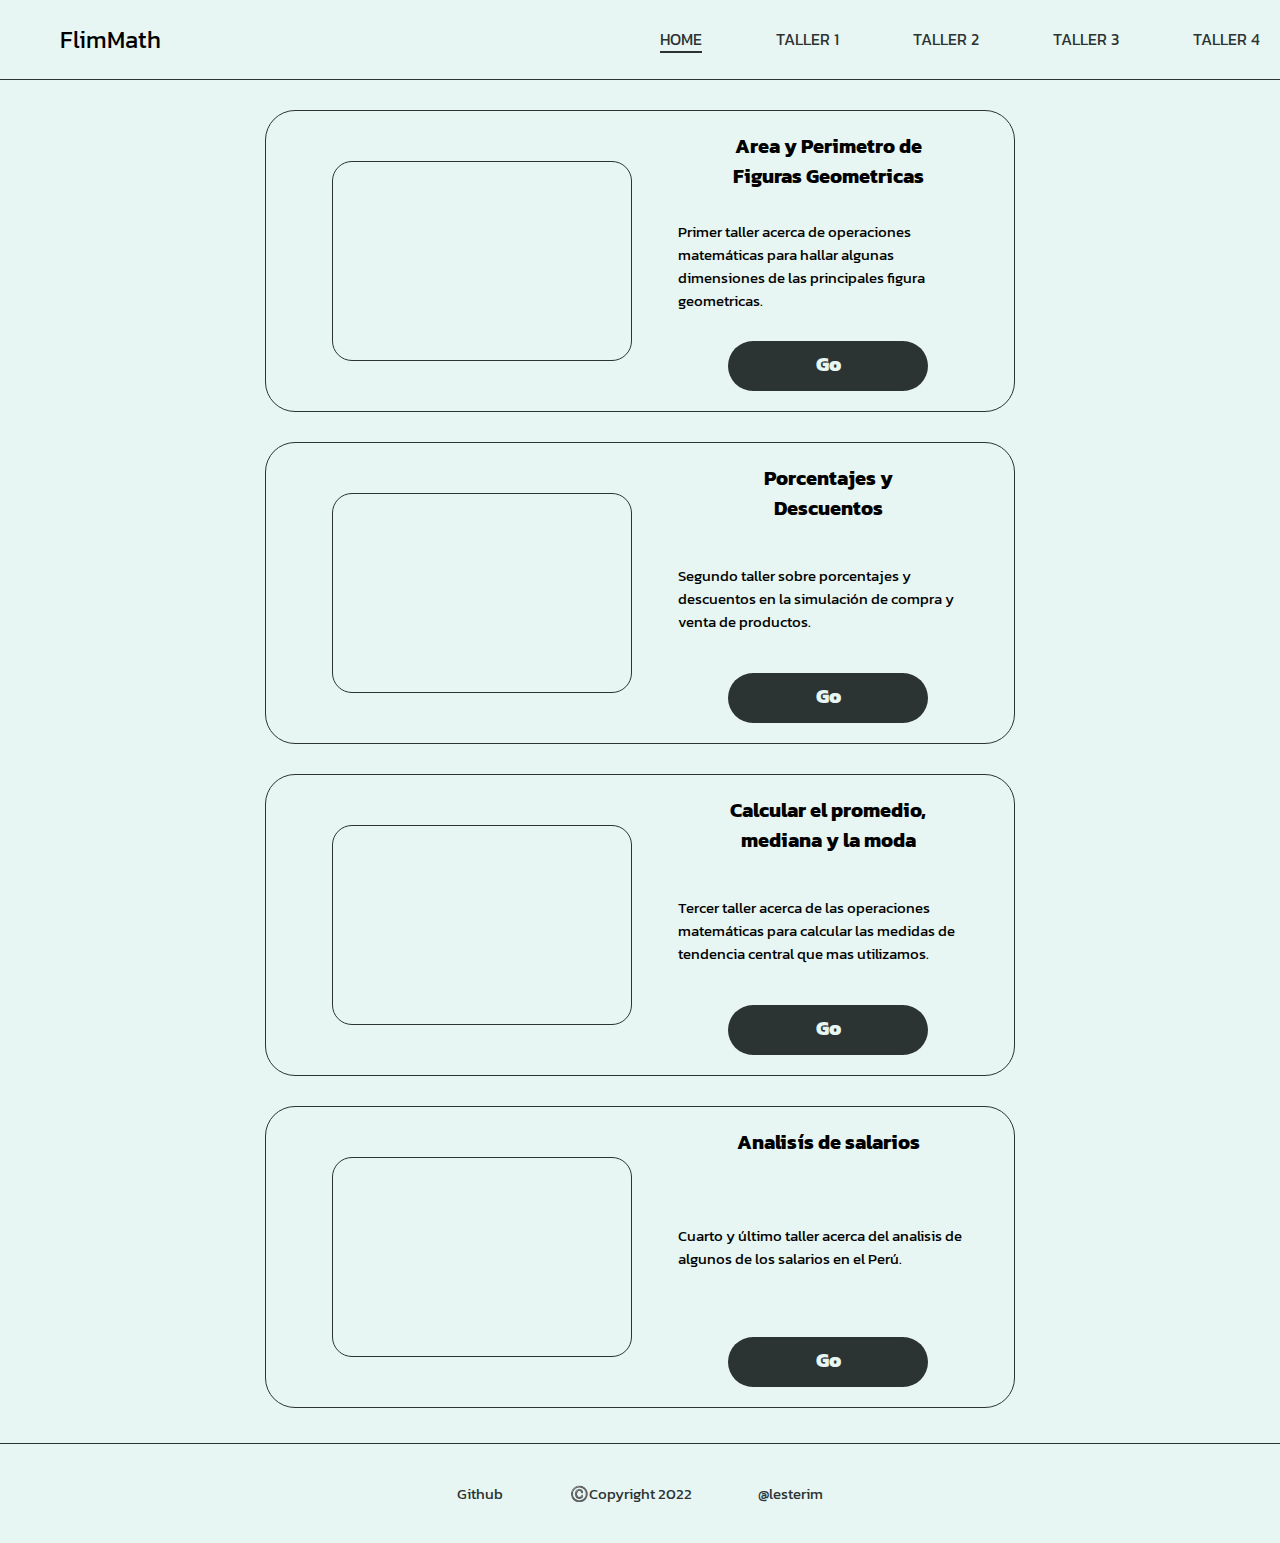
<file: index.html>
<!DOCTYPE html>
<html lang="es">
<head>
    <meta charset="UTF-8">
    <meta http-equiv="X-UA-Compatible" content="IE=edge">
    <meta name="viewport" content="width=device-width, initial-scale=1.0">
    <!-- tab icon -->
    <link rel="icon" href="https://img.icons8.com/ios-glyphs/30/000000/cat-profile--v1.png" type="image/png"/>
    <!-- Styles for Mobile -->
    <link rel="stylesheet" media="screen and (min-width: 300px) and (max-width: 599px)" href="./css/Home/mobile.css">
    <!-- Styles for Tablet -->
    <link rel="stylesheet" media="screen and (min-width: 600px) and (max-width: 899px)" href="./css/Home/tablet.css">
    <!-- Styles for Desktop -->
    <link rel="stylesheet" media="screen and (min-width: 900px)" href="./css/Home/desktop.css">
    <!-- Dark Mode Styles -->
    <link rel="stylesheet" href="./css/Home/darkHome.css">
    <title>FlimMath | Your tool for math</title>
</head>
<body>
    <header id="header" class="header">
        <div class="logo">
            <div id="logo-icon" class="logo__icon"></div>
            <p id="logo-text" class="logo__text">FlimMath</p>
        </div>
        <nav class="nav">
            <ul class="nav__list-box">
                <li class="nav__list--home"><a id="nav-item" href="/">HOME</a></li>
                <li class="nav__list-item"><a id="nav-item" href="/">TALLER 1</a></li>
                <li class="nav__list-item"><a id="nav-item" href="/">TALLER 2</a></li>
                <li class="nav__list-item"><a id="nav-item" href="/">TALLER 3</a></li>
                <li class="nav__list-item"><a id="nav-item" href="/">TALLER 4</a></li>
            </ul>
        </nav>
    </header>
    <main class="main">
        <div class="main__moon" onclick="changeTheme()"></div>

        <section class="main__container">
            <section class="main__card">
                <div class="card__image imageOne"></div>
                <div class="card__content">
                    <h3 class="content__tittle">Area y Perimetro de Figuras Geometricas</h3>
                    <p class="content__paragraph">Primer taller acerca de operaciones matemáticas para hallar algunas dimensiones de las principales figura geometricas.</p>
                    <a class="content__button" href="/"><p>Go</p></a>
                </div>
            </section>
            <section class="main__card">
                <div class="card__image imageTwo"></div>
                <div class="card__content">
                    <h3 class="content__tittle">Porcentajes y Descuentos</h3>
                    <p class="content__paragraph">Segundo taller sobre porcentajes y descuentos en la simulación de compra y venta de productos.</p>
                    <a class="content__button" href="/"><p>Go</p></a>
                </div>
            </section>
            <section class="main__card">
                <div class="card__image imageThree"></div>
                <div class="card__content">
                    <h3 class="content__tittle">Calcular el promedio, mediana y la moda</h3>
                    <p class="content__paragraph">Tercer taller acerca de las operaciones matemáticas para calcular las medidas de tendencia central que mas utilizamos.</p>
                    <a class="content__button" href="/"><p>Go</p></a>
                </div>
            </section>
            <section class="main__card">
                <div class="card__image imageFour"></div>
                <div class="card__content">
                    <h3 class="content__tittle">Analisís de salarios</h3>
                    <p class="content__paragraph">Cuarto y último taller acerca del analisis de algunos de los salarios en el Perú.</p>
                    <a class="content__button" href="/"><p>Go</p></a>
                </div>
            </section>
        </section>
        
    </main>
    <footer class="footer">
        <div class="footer__container">
            <a href="/">Github</a>
            <a href="/">©️Copyright 2022</a>
            <a href="/">@lesterim</a>
        </div>
        
    </footer>
    
    <script src="./index.js"></script>
</body>
</html>
</file>
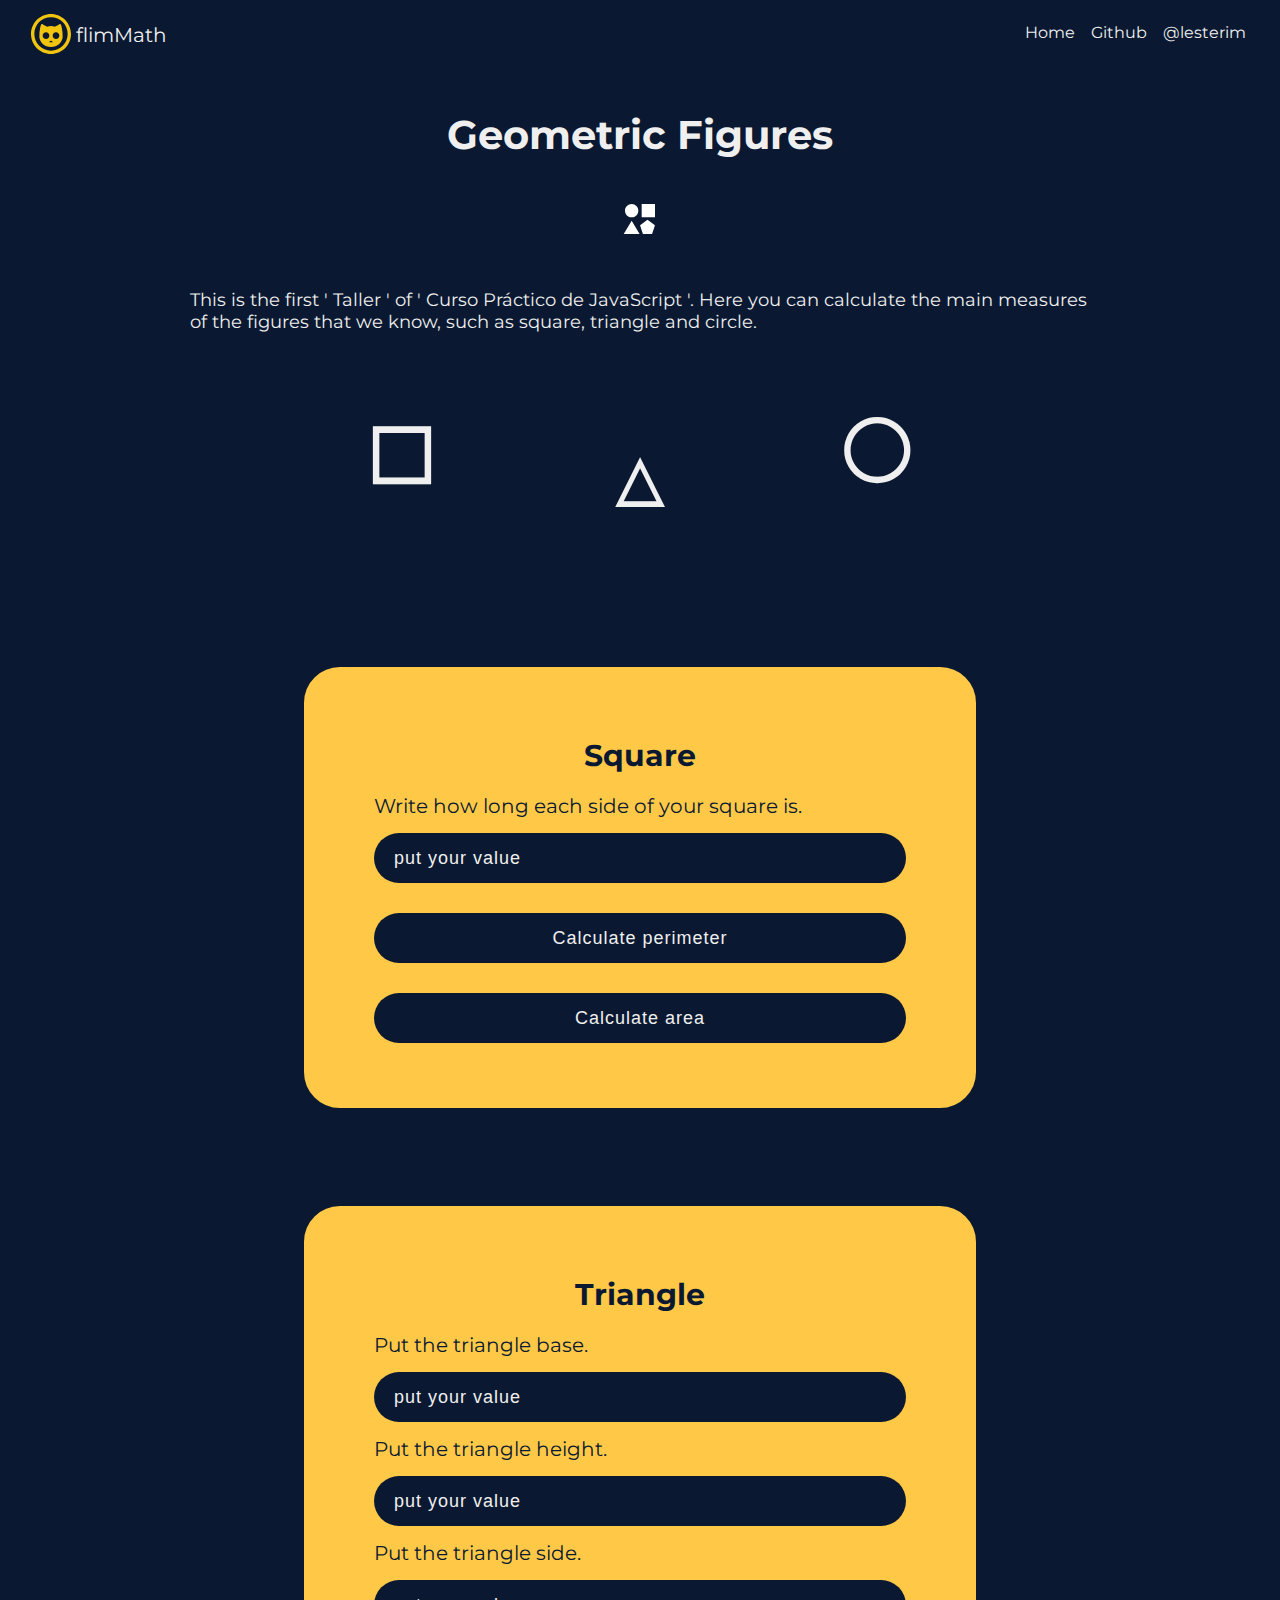
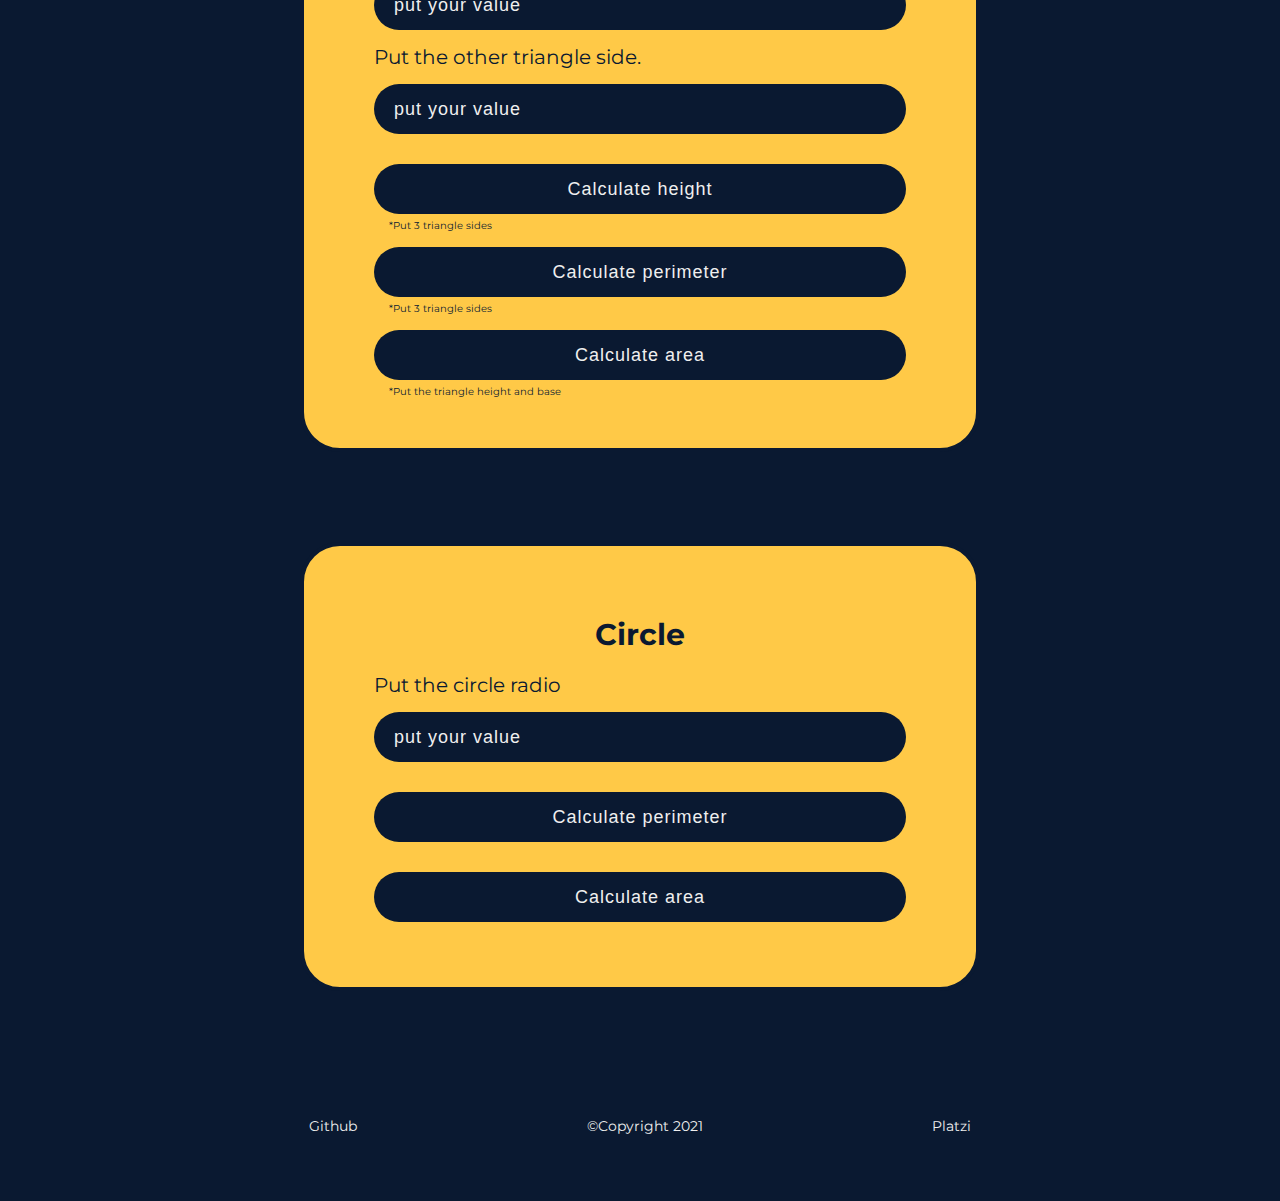
<file: taller1/figuras.html>
<!DOCTYPE html>
<html lang="es">
<head>
    <meta charset="UTF-8">
    <meta http-equiv="X-UA-Compatible" content="IE=edge">
    <meta name="viewport" content="width=device-width, initial-scale=1.0">
    <meta name="robots" content="index.follow">
    <meta name="theme-color" media="(prefers-color-scheme: light)" content="#FFC947">
    <meta name="theme-color" media="(prefers-color-scheme: dark)" content="#0A1931">
    <link rel="stylesheet" href="../css/figuras-styles.css">
    <link rel="preconnect" href="https://fonts.googleapis.com">
    <link rel="preconnect" href="https://fonts.gstatic.com" crossorigin>
    <link href="https://fonts.googleapis.com/css2?family=Montserrat:wght@300;400&display=swap" rel="stylesheet">
    <title>Geometric figures | Curso Practico de JS</title>
</head>
<body>
    <header class="header">
        <div class="logo">
            <i class="i">
                <svg xmlns="http://www.w3.org/2000/svg" x="0px" y="0px" width="50" height="50"viewBox="0 0 172 172"style=" fill:#000000;">
                    <g fill="none" fill-rule="nonzero" stroke="none" stroke-width="1" stroke-linecap="butt" stroke-linejoin="miter" stroke-miterlimit="10" stroke-dasharray="" stroke-dashoffset="0" font-family="none" font-weight="none" font-size="none" text-anchor="none" style="mix-blend-mode: normal"><path d="M0,172v-172h172v172z" fill="none"></path><g fill="#f1c40f"><path d="M86,17.2c-37.92867,0 -68.8,30.87133 -68.8,68.8c0,37.92867 30.87133,68.8 68.8,68.8c37.92867,0 68.8,-30.87133 68.8,-68.8c0,-37.92867 -30.87133,-68.8 -68.8,-68.8zM86,28.66667c31.73133,0 57.33333,25.60201 57.33333,57.33333c0,31.73133 -25.60201,57.33333 -57.33333,57.33333c-31.73133,0 -57.33333,-25.60201 -57.33333,-57.33333c0,-31.73133 25.60201,-57.33333 57.33333,-57.33333zM55.82161,51.89115c-1.69716,-0.31202 -3.49653,0.56187 -4.15443,2.32917c-2.52267,6.7596 -5.80052,20.04929 -5.80052,40.37969c0,19.94627 17.974,36.12448 40.13333,36.12448c22.15933,0 40.13333,-16.17821 40.13333,-36.12448c0,-20.3304 -3.27786,-33.62009 -5.80052,-40.37969c-0.8772,-2.3564 -3.77172,-3.13757 -5.76692,-1.6125c-6.4247,4.90589 -12.50512,7.16422 -15.00521,8.02891c-4.241,-1.37254 -8.79546,-2.1612 -13.56067,-2.1612c-4.76522,0 -9.31967,0.78865 -13.56067,2.1612c-2.50009,-0.86469 -8.58051,-3.12302 -15.00521,-8.02891c-0.4988,-0.38127 -1.04678,-0.61266 -1.6125,-0.71667zM68.8,80.26667c6.3296,0 11.46667,5.13707 11.46667,11.46667c0,6.3296 -5.13707,11.46667 -11.46667,11.46667c-6.3296,0 -11.46667,-5.13707 -11.46667,-11.46667c0,-6.3296 5.13707,-11.46667 11.46667,-11.46667zM103.2,80.26667c6.3296,0 11.46667,5.13707 11.46667,11.46667c0,6.3296 -5.13707,11.46667 -11.46667,11.46667c-6.3296,0 -11.46667,-5.13707 -11.46667,-11.46667c0,-6.3296 5.13707,-11.46667 11.46667,-11.46667zM86,108.93333c3.1648,0 5.73333,2.56853 5.73333,5.73333h-11.46667c0,-3.1648 2.56853,-5.73333 5.73333,-5.73333z"></path></g></g>
                </svg>
            </i>
            <p class="p">flimMath</p>
        </div>
        <nav class="navigator">
            <ul>
                <li><a href="https://lesterim.github.io/platzi-curso-practico-JS/index.html">Home</a></li>
                <li><a href="https://github.com/lesterim/platzi-curso-practico-JS">Github</a></li>
                <li><a href="https://linktr.ee/lesterim">@lesterim</a></li>
            </ul>
        </nav>
    </header>

    <main class="main">
        <section class="main__text main__container">
            <h1>Geometric Figures</h1>
            <i>
                <svg xmlns="http://www.w3.org/2000/svg" x="0px" y="0px" width="40" height="40"viewBox="0 0 172 172" style=" fill:#ffffff;">
                    <g fill="none" fill-rule="nonzero" stroke="none" stroke-width="1" stroke-linecap="butt" stroke-linejoin="miter" stroke-miterlimit="10" stroke-dasharray="" stroke-dashoffset="0" font-family="none" font-weight="none" font-size="none" text-anchor="none" style="mix-blend-mode: normal">
                        <path d="M0,172v-172h172v172z" fill="none"></path>
                        <g fill="#ffffff">
                            <path d="M50.16667,21.5c-15.83216,0 -28.66667,12.8345 -28.66667,28.66667c0,15.83216 12.8345,28.66667 28.66667,28.66667c15.83216,0 28.66667,-12.8345 28.66667,-28.66667c0,-15.83216 -12.8345,-28.66667 -28.66667,-28.66667zM93.16667,21.5v57.33333h57.33333v-57.33333zM118.25,89.55534l-32.04004,23.27767l12.23372,37.66699h39.59864l12.24772,-37.66699zM50.16667,93.57259l-34.16764,56.92741h68.32129z"></path>
                        </g>
                    </g>
                </svg>
            </i>
            <p>This is the first ' Taller ' of '<a href="https://platzi.com/cursos/javascript-practico/"> Curso Práctico de JavaScript </a>'. Here you can calculate the main measures of the figures that we know, such as square, triangle and circle.</p>
        </section>

        <section class="figures main__container">
            <a class="cuacir" href="#cuadrado">□</a>
            <a class="tri" href="#triangulo">▵</a>
            <a class="cuacir" href="#circulo">○</a>
        </section>

        <section class="main__cards-container main__container">

            <section id="cuadrado" class="container">
                <section class="card">
                    <h3>Square</h3>
                    <form action="">
                        <label for="inputCuadrado">Write how long each side of your square is.</label>
                        <input class="input input-button" id="inputCuadrado" type="number" placeholder="put your value">
                        <button class="input-button" onclick="calcularPerimetroCuadrado()" type="button">Calculate perimeter</button>
                        <button class="input-button" onclick="calcularAreaCuadrado()" type="button">Calculate area</button>
                    </form>
                </section>
            </section>

            <section id="triangulo" class="container">
                <section class="card triangulo">
                    <h3>Triangle</h3>
                    <form action="">
                        <label for="inputTrianguloBase">Put the triangle base.</label>
                        <input class="input input-button" id="inputTrianguloBase" type="number" placeholder="put your value">
                        <label for="inputTrianguloAltura">Put the triangle height.</label>
                        <input class="input input-button" id="inputTrianguloAltura" type="number" placeholder="put your value">
                        <label for="inputTrianguloLado">Put the triangle side.</label>
                        <input class="input input-button" id="inputTrianguloLado" type="number" placeholder="put your value">
                        <label for="inputTrianguloLado2">Put the other triangle side.</label>
                        <input class="input input-button" id="inputTrianguloLado2" type="number" placeholder="put your value">
                        <button class="input-button" onclick="calcularAlturaTriangulo()">Calculate height</button>
                        <p>*Put 3 triangle sides</p>
                        <button class="input-button" onclick="calcularPerimetroTriangulo()">Calculate perimeter</button>
                        <p>*Put 3 triangle sides</p>
                        <button class="input-button" onclick="calcularAreaTriangulo()">Calculate area</button>
                        <p>*Put the triangle height and base</p>
                    </form>
                </section>
            </section>

            <section id="circulo" class="container">
                <section class="card">
                    <h3>Circle</h3>
                    <form action="">
                        <label for="inputCirculo">Put the circle radio</label>
                        <input class="input input-button" id="inputCirculo" type="number" placeholder="put your value">
                        <button class="input-button" onclick="calcularPerimetroCirculo()">Calculate perimeter</button>
                        <button class="input-button" onclick="calcularAreaCirculo()">Calculate area</button>
                    </form>
                </section>
            </section>
            
        </section>
    </main>
    <footer class="footer">
        <a class="github" href="https://github.com/lesterim">Github</a>
        <p class="derechos">©Copyright 2021</p>
        <a class="platzi" href="https://platzi.com">Platzi</a>
    </footer>
    <script src="./figuras.js"></script>
</body>
</html>
</file>
<file: css/Home/mobile.css>
@import url('https://fonts.googleapis.com/css2?family=Kanit:wght@200&display=swap');

:root {
    --black: #2C3333;
    --white: #E7F6F2;
}
* {
    box-sizing: border-box;
    margin: 0;
    padding: 0;
    list-style: none;
    text-decoration: none;
}
html {
    font-size: 62.5%;
    font-family: 'Kanit', sans-serif;
}

body {
    transition: background-color .5s;
}

.header {
    width: 100%;
    height: 60px;
    display: flex;
    align-items: center;
    justify-content: space-between;
    background-color: var(--white);
    padding: 0 20px;
    border-bottom: 1px solid var(--black);
}
.header .logo {
    display: flex;
    justify-content: center;
    align-items: center;
}
.logo__icon {
    width: 30px;
    height: 30px;
    background-image: url("https://img.icons8.com/ios-glyphs/60/2C3333/cat-profile--v1.png");
    background-position: center;
    background-repeat: no-repeat;
    background-size: cover;
}
.logo__text {
    font-size: 1.5rem;
}
.header .nav {
    display: none;
}

.main {
    width: 100%;
    height: auto;
    background-color: var(--white);
    padding: 30px 0 5px;
}
.main__moon {
    width: 30px;
    height: 30px;
    position: absolute;
    top: 15px;
    right: 15px;
    background-image: url("https://img.icons8.com/ios-glyphs/60/000000/moon-symbol.png");
    background-position: center;
    background-repeat: no-repeat;
    background-size: cover;
    cursor: pointer;
}
.main__container {
    max-width: 280px;
    height: auto;
    margin: 0 auto;
}
.main__card {
    width: 100%;
    display: flex;
    flex-direction: column;
    align-items: center;
    margin-bottom: 30px;
    padding: 30px;
    border-radius: 30px;
    border: 1px solid var(--black);
}
.main .imageOne {
    background-image: url("https://images.pexels.com/photos/7827950/pexels-photo-7827950.jpeg?auto=compress&cs=tinysrgb&dpr=2&h=650&w=940");
}
.main .imageTwo {
    background-image: url("https://images.pexels.com/photos/5650026/pexels-photo-5650026.jpeg?auto=compress&cs=tinysrgb&dpr=2&h=650&w=940");
}
.main .imageThree {
    background-image: url("https://images.pexels.com/photos/6256258/pexels-photo-6256258.jpeg?auto=compress&cs=tinysrgb&dpr=1&w=500");
}
.main .imageFour {
    background-image: url("https://images.pexels.com/photos/4968663/pexels-photo-4968663.jpeg?auto=compress&cs=tinysrgb&dpr=2&h=650&w=940");
}
.card__image {
    width: 200px;
    height: 130px;
    background-position: center;
    background-repeat: no-repeat;
    background-size: cover;
    margin-bottom: 20px;
    border-radius: 20px;
    border: 1px solid var(--black);
}
.card__content {
    height: 200px;
    display: flex;
    flex-direction: column;
    justify-content: space-between;
    align-items: center;
}
.content__tittle {
    max-width: 200px;
    font-size: 1.6rem;
    text-align: center;
}
.content__paragraph {
    max-width: 300px;
    font-size: 1.2rem;
}
.content__button p {
    width: 120px;
    height: 40px;
    font-size: 1.4rem;
    font-weight: 800;
    padding-top: 8px;
    border-radius: 25px;
    background-color: var(--black);
    color: var(--white);
    text-align: center;
}

.footer {
    width: 100%;
    height: 60px;
    background-color: var(--white);
    border-top: 1px solid var(--black);
    display: flex;
    justify-content: center;
    align-items: center;
}
.footer__container {
    width: 250px;
    height: auto;
    display: flex;
    justify-content: space-evenly;
    font-size: 1.2rem;
}
.footer__container a {
    color: var(--black);
}
</file>
<file: css/Home/tablet.css>
@import url('https://fonts.googleapis.com/css2?family=Kanit:wght@200&display=swap');

:root {
    --black: #2C3333;
    --white: #E7F6F2;
}
* {
    box-sizing: border-box;
    margin: 0;
    padding: 0;
    list-style: none;
    text-decoration: none;
}
html {
    font-size: 62.5%;
    font-family: 'Kanit', sans-serif;
}

body {
    transition: background-color .5s;
}

.header {
    width: 100%;
    height: 70px;
    display: flex;
    align-items: center;
    justify-content: space-between;
    background-color: var(--white);
    padding: 0 20px;
    border-bottom: 1px solid var(--black);
}
.header .logo {
    display: flex;
    justify-content: center;
    align-items: center;
}
.logo__icon {
    width: 30px;
    height: 30px;
    background-image: url("https://img.icons8.com/ios-glyphs/60/2C3333/cat-profile--v1.png");
    background-position: center;
    background-repeat: no-repeat;
    background-size: cover;
}
.logo__text {
    font-size: 1.5rem;
}
.header .nav {
    width: auto;
    height: auto;
}
.header .nav__list-box {
    width: 300px;
    display: flex;
    justify-content: space-between;
}
.header .nav__list-box li a {
    font-size: 1.2rem;
    color: var(--black);
}
.header .nav__list--home {
    border-bottom: 2px solid #2C3333;
}
.header .nav__list-item:hover {
    border-bottom: 1px solid #2C3333;
}

.main {
    width: 100%;
    height: auto;
    background-color: var(--white);
    padding: 30px 0 5px;
    position: relative;
}
.main__moon {
    width: 30px;
    height: 30px;
    position: absolute;
    top: 10px;
    left: 10px;
    background-image: url("https://img.icons8.com/ios-glyphs/60/000000/moon-symbol.png");
    background-position: center;
    background-repeat: no-repeat;
    background-size: cover;
    cursor: pointer;
}
.main__container {
    max-width: 500px;
    height: auto;
    margin: 0 auto;
}
.main__card {
    width: 100%;
    display: flex;
    justify-content: space-evenly;
    margin-bottom: 30px;
    padding: 20px;
    border-radius: 30px;
    border: 1px solid var(--black);
}
.main .imageOne {
    background-image: url("https://images.pexels.com/photos/7827950/pexels-photo-7827950.jpeg?auto=compress&cs=tinysrgb&dpr=2&h=650&w=940");
}
.main .imageTwo {
    background-image: url("https://images.pexels.com/photos/5650026/pexels-photo-5650026.jpeg?auto=compress&cs=tinysrgb&dpr=2&h=650&w=940");
}
.main .imageThree {
    background-image: url("https://images.pexels.com/photos/6256258/pexels-photo-6256258.jpeg?auto=compress&cs=tinysrgb&dpr=1&w=500");
}
.main .imageFour {
    background-image: url("https://images.pexels.com/photos/4968663/pexels-photo-4968663.jpeg?auto=compress&cs=tinysrgb&dpr=2&h=650&w=940");
}
.card__image {
    width: 300px;
    height: 200px;
    background-position: center;
    background-repeat: no-repeat;
    background-size: cover;
    margin: 10px 20px;
    border-radius: 20px;
    border: 1px solid var(--black);
}
.card__content {
    display: flex;
    flex-direction: column;
    justify-content: space-between;
    align-items: center;
}
.content__tittle {
    max-width: 200px;
    font-size: 1.8rem;
    text-align: center;
}
.content__paragraph {
    max-width: 300px;
    font-size: 1.2rem;
}
.content__button p {
    width: 200px;
    height: 50px;
    font-size: 2rem;
    font-weight: 800;
    padding-top: 8px;
    border-radius: 25px;
    background-color: var(--black);
    color: var(--white);
    text-align: center;
}

.footer {
    width: 100%;
    height: 80px;
    background-color: var(--white);
    border-top: 1px solid var(--black);
    display: flex;
    justify-content: center;
    align-items: center;
}
.footer__container {
    width: 500px;
    height: auto;
    display: flex;
    justify-content: space-evenly;
    font-size: 1.5rem;
}
.footer__container a {
    color: var(--black);
}
</file>
<file: css/Home/desktop.css>
@import url('https://fonts.googleapis.com/css2?family=Kanit:wght@200&display=swap');

:root {
    --black: #2C3333;
    --white: #E7F6F2;
}
* {
    box-sizing: border-box;
    margin: 0;
    padding: 0;
    list-style: none;
    text-decoration: none;
}
html {
    font-size: 62.5%;
    font-family: 'Kanit', sans-serif;
}

body {
    transition: background-color .5s;
}

.header {
    width: 100%;
    height: 80px;
    display: flex;
    align-items: center;
    justify-content: space-between;
    background-color: var(--white);
    padding: 0 20px;
    border-bottom: 1px solid var(--black);
}
.header .logo {
    display: flex;
    justify-content: center;
    align-items: center;
}
.logo__icon {
    width: 40px;
    height: 40px;
    background-image: url("https://img.icons8.com/ios-glyphs/60/2C3333/cat-profile--v1.png");
    background-position: center;
    background-repeat: no-repeat;
    background-size: cover;
}
.logo__text {
    font-size: 2.4rem;
}
.header .nav {
    width: auto;
    height: auto;
}
.header .nav__list-box {
    width: 600px;
    display: flex;
    justify-content: space-between;
}
.header .nav__list-box li a {
    font-size: 1.6rem;
    color: var(--black);
}
.header .nav__list--home {
    border-bottom: 2px solid #2C3333;
}
.header .nav__list-item:hover {
    border-bottom: 1px solid #2C3333;
}

.main {
    width: 100%;
    height: auto;
    background-color: var(--white);
    padding: 30px 0 5px;
    position: relative;
}
.main__moon {
    width: 30px;
    height: 30px;
    position: absolute;
    top: 20px;
    left: 20px;
    background-image: url("https://img.icons8.com/ios-glyphs/60/000000/moon-symbol.png");
    background-position: center;
    background-repeat: no-repeat;
    background-size: cover;
    cursor: pointer;
}
.main__container {
    max-width: 750px;
    height: auto;
    margin: 0 auto;
}
.main__card {
    width: 100%;
    display: flex;
    justify-content: space-evenly;
    margin-bottom: 30px;
    padding: 20px;
    border-radius: 30px;
    border: 1px solid var(--black);
}
.main .imageOne {
    background-image: url("https://images.pexels.com/photos/7827950/pexels-photo-7827950.jpeg?auto=compress&cs=tinysrgb&dpr=2&h=650&w=940");
}
.main .imageTwo {
    background-image: url("https://images.pexels.com/photos/5650026/pexels-photo-5650026.jpeg?auto=compress&cs=tinysrgb&dpr=2&h=650&w=940");
}
.main .imageThree {
    background-image: url("https://images.pexels.com/photos/6256258/pexels-photo-6256258.jpeg?auto=compress&cs=tinysrgb&dpr=1&w=500");
}
.main .imageFour {
    background-image: url("https://images.pexels.com/photos/4968663/pexels-photo-4968663.jpeg?auto=compress&cs=tinysrgb&dpr=2&h=650&w=940");
}
.card__image {
    width: 300px;
    height: 200px;
    background-position: center;
    background-repeat: no-repeat;
    background-size: cover;
    margin: 30px;
    border-radius: 20px;
    border: 1px solid var(--black);
}
.card__content {
    display: flex;
    flex-direction: column;
    justify-content: space-between;
    align-items: center;
}
.content__tittle {
    max-width: 200px;
    font-size: 2rem;
    text-align: center;
}
.content__paragraph {
    max-width: 300px;
    font-size: 1.5rem;
}
.content__button p {
    width: 200px;
    height: 50px;
    font-size: 2rem;
    font-weight: 800;
    padding-top: 8px;
    border-radius: 25px;
    background-color: var(--black);
    color: var(--white);
    text-align: center;
}

.footer {
    width: 100%;
    height: 100px;
    background-color: var(--white);
    border-top: 1px solid var(--black);
    display: flex;
    justify-content: center;
    align-items: center;
}
.footer__container {
    width: 500px;
    height: auto;
    display: flex;
    justify-content: space-evenly;
    font-size: 1.5rem;
}
.footer__container a {
    color: var(--black);
}
</file>
<file: css/Home/darkHome.css>
body.dark .header {
    background-color: #2C3333;
    border-bottom: 1px solid #E7F6F2;
}
body.dark .logo__icon {
    background-image: url("https://img.icons8.com/ios-glyphs/60/E7F6F2/cat-profile--v1.png");
}
body.dark .logo__text {
    color: #E7F6F2;
}
body.dark .header .nav__list-box li a {
    color: var(--white);
}
body.dark .header .nav__list--home {
    border-bottom: 2px solid #E7F6F2;
}
body.dark .header .nav__list-item:hover {
    border-bottom: 1px solid #E7F6F2;
}

body.dark .main {
    background-color: #2C3333;
}
body.dark .main__moon {
    background-image: url("https://img.icons8.com/ios-glyphs/60/E7F6F2/moon-symbol.png");
}
body.dark .main__card {
    border: 1px solid #E7F6F2;
}
body.dark .content__tittle {
    color: var(--white);
}
body.dark .content__paragraph {
    color: var(--white);
}
body.dark .main .imageOne {
    background-image: url("https://images.pexels.com/photos/7827950/pexels-photo-7827950.jpeg?auto=compress&cs=tinysrgb&dpr=2&h=650&w=940");
}
body.dark .main .imageTwo {
    background-image: url("https://images.pexels.com/photos/5650026/pexels-photo-5650026.jpeg?auto=compress&cs=tinysrgb&dpr=2&h=650&w=940");
}
body.dark .main .imageThree {
    background-image: url("https://images.pexels.com/photos/6256258/pexels-photo-6256258.jpeg?auto=compress&cs=tinysrgb&dpr=1&w=500");
}
body.dark .main .imageFour {
    background-image: url("https://images.pexels.com/photos/4968663/pexels-photo-4968663.jpeg?auto=compress&cs=tinysrgb&dpr=2&h=650&w=940");
}
body.dark .card__image {
    border: 1px solid #E7F6F2;
}
body.dark .content__button p {
    background-color: #E7F6F2;
    color: #2C3333;
}

body.dark .footer {
    background-color: #2C3333;
    border-top: 1px solid #E7F6F2;
}
body.dark .footer__container a {
    color: var(--white);
}
</file>
<file: css/figuras-styles.css>
:root {
    /* COLORS */
    --black: #0A1931;
    --blue: #185ADB;
    --yellow: #FFC947;
    --white: #EFEFEF;
}
* {
    box-sizing: border-box;
    margin: 0;
    padding: 0;
    list-style: none;
    text-decoration: none;
    color: var(--white);
}
html {
    font-size: 62.5%;
    font-family: 'Montserrat', sans-serif;
    scroll-behavior: smooth;
}
body {
    background-color: var(--black);
    margin: 0;
    padding: 0;
}

/* <=========== header ===========>*/

.header {
    width: 100%;
    height: 70px;
    background-color: var(--black);
    display: flex;
    justify-content: space-between;
    align-items: center;
    padding: 0 2%;
    position: fixed;
    top: 0;
    right: 0;
    left: 0;
}
.header .logo {
    display: flex;
    align-items: center;
}
.logo .p {
    color: var(--white);
    font-size: 2rem;
}
.header .navigator ul {
    display: flex;
}
.navigator ul li {
    margin: 0 8px;
    padding-bottom: 5px;
}
.navigator ul li:hover {
    border-bottom: 2px solid var(--white);
}
.navigator ul li a {
    color: var(--white);
    font-size: 1.6rem;
}

/* <=========== main ===========>*/

.main {
    width: 100%;
    height: auto;
    margin-top: 110px;
}
.main__container {
    width: 900px;
    height: auto;
    margin: 0 auto;
}
.main__text h1 {
    font-size: 4rem;
    text-align: center;
}
.main__text i {
    margin-top: 40px;
    display: flex;
    justify-content: center;
}
.main__text p {
    margin-top: 50px;
    font-size: 1.8rem;
}
.main__text p a:hover {
    text-decoration: underline;
}
.figures {
    display: flex;
    justify-content: space-evenly;
    align-items: flex-end;
    height: 200px;
    padding-top: 10px;
}
.cuacir {
    font-size: 15rem;
}
.figures .tri {
    font-size: 10rem;
}
.main__cards-container {
    display: flex;
    flex-direction: column;
    padding: 50px 0px;
}
.main__cards-container .container {
    padding-top: 70px;
}
.main__cards-container .card {
    width: 680px;
    height: auto;
    border: 4px var(--black) solid;
    border-radius: 40px;
    margin: 10px auto;
    padding: 50px 70px;
    display: flex;
    flex-direction: column;
    background-color: var(--yellow);
}
.card h3 {
    text-align: center;
    margin: 20px 0;
    font-size: 3rem;
    color: var(--black);
}
.card label {
    font-size: 2rem;
    color: var(--black);
}
.card .input {
    padding: 3px 20px;
    background-color: rgba(255,255,255,0.2);
    color: var(--white);
    border: 1px solid var(--black);
}
::placeholder {
    color: var(--white);
    letter-spacing: 0.1rem;
}
.card .input-button {
    width: 100%;
    height: 50px;
    background-color: var(--black);
    margin: 15px 0;
    outline: none;
    border: none;
    border-radius: 35px;
    color: var(--white);
    letter-spacing: 0.1rem;
    font-size: 1.8rem;
}
.triangulo p {
    margin-top: -10px;
    margin-left: 15px;
    color: var(--black);
}

/* <=========== footer ===========>*/

.footer {
    width: 100%;
    height: 150px;
    padding: 0 80px;
    display: flex;
    align-items: center;
    justify-content: space-evenly;
    font-size: 1.4rem;
}
.footer a {
    color: var(--white);
}
.footer a:hover {
    text-decoration: underline;
}
@media (max-width: 920px) {
    .main__container {
        width: 500px;
    }
    .main__cards-container .card {
        width: 100%;
    }
}
@media (max-width: 570px) {
    .header {
        flex-direction: column;
        padding: 10px;
        height: auto;
    }
    .header .navigator ul {
        margin-top: 10px;
    }
    .main {
        padding: 0 15px;
    }
    .main__container {
        width: 100%;
    }
    .main__cards-container .container {
        width: 100%;
        padding-top: 100px;
    }
    .main__cards-container .card {
        padding: 20px;
    }
    .footer {
        flex-direction: column;
        text-align: center;
    }
    .footer .github {
        order: 2;
    }
    .footer .derechos {
        order: 3;
    }
    .footer .platzi {
        order: 1;
    }
}
</file>
